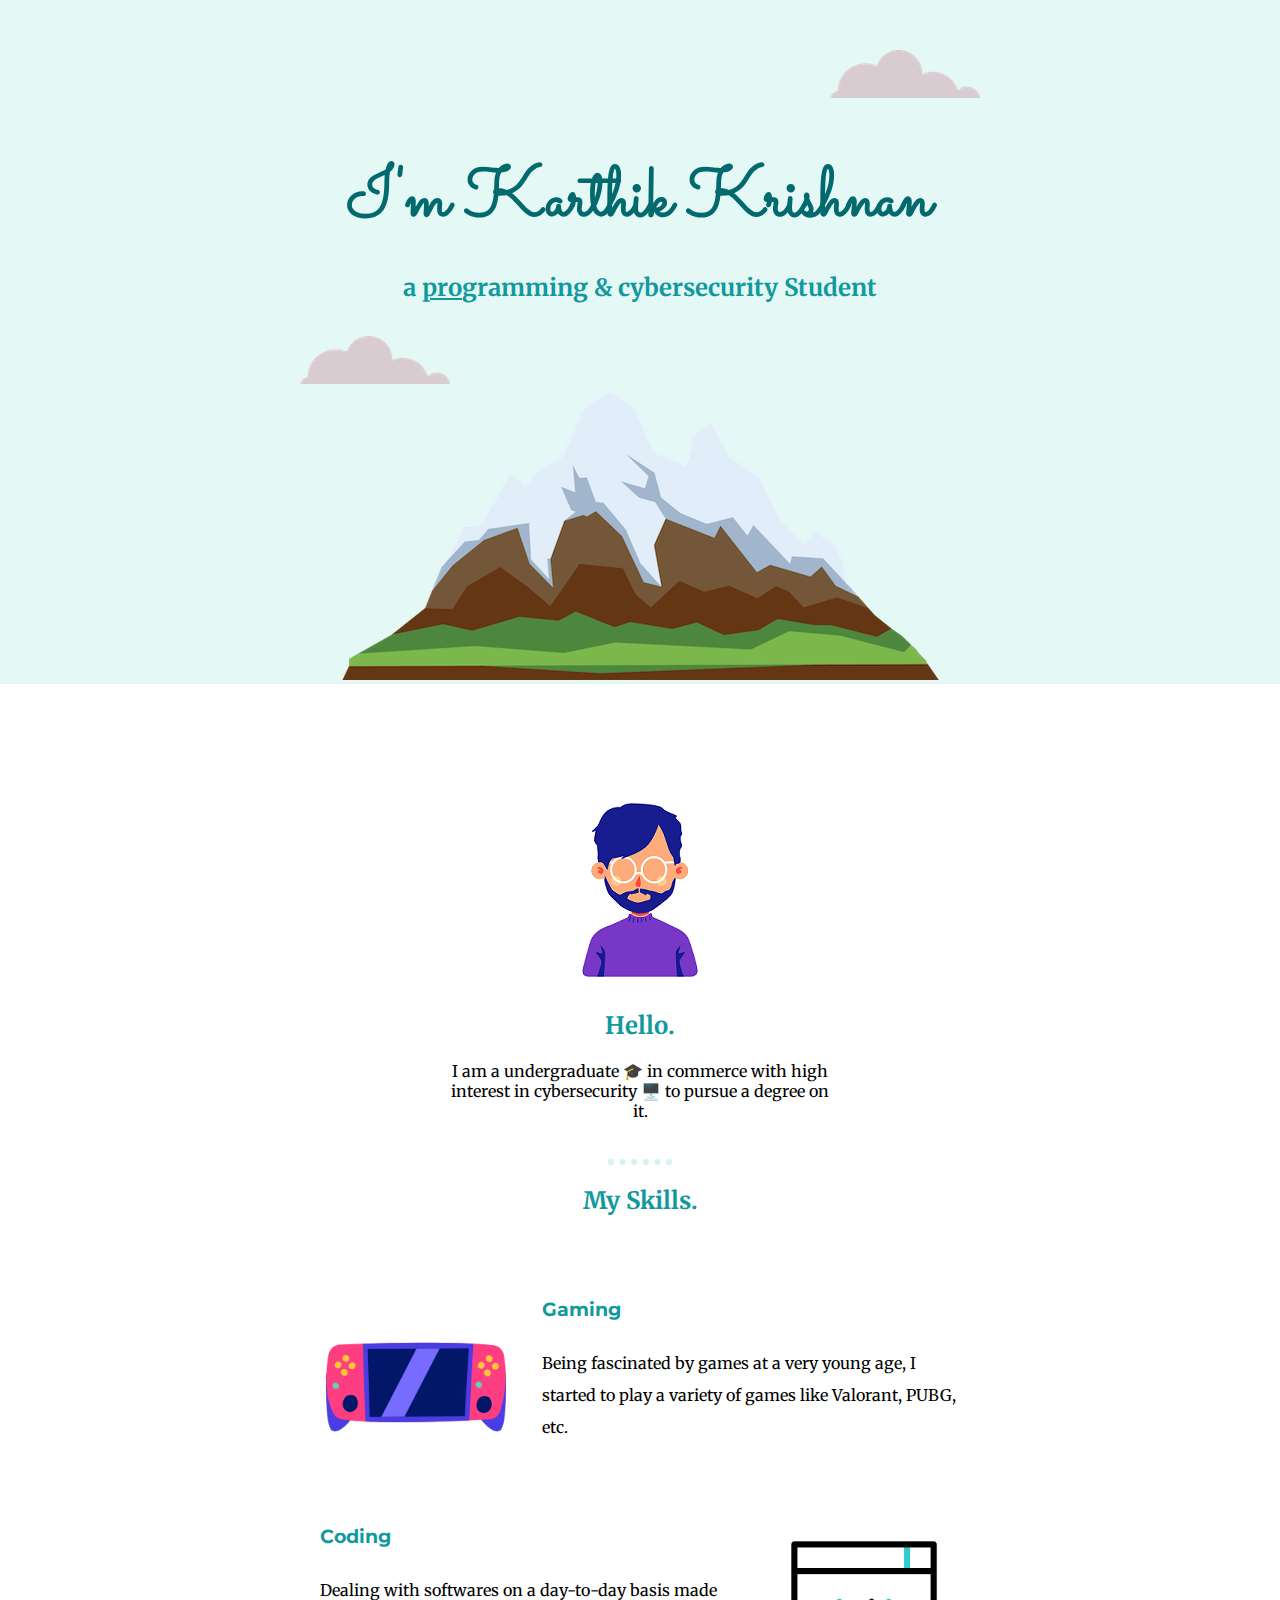
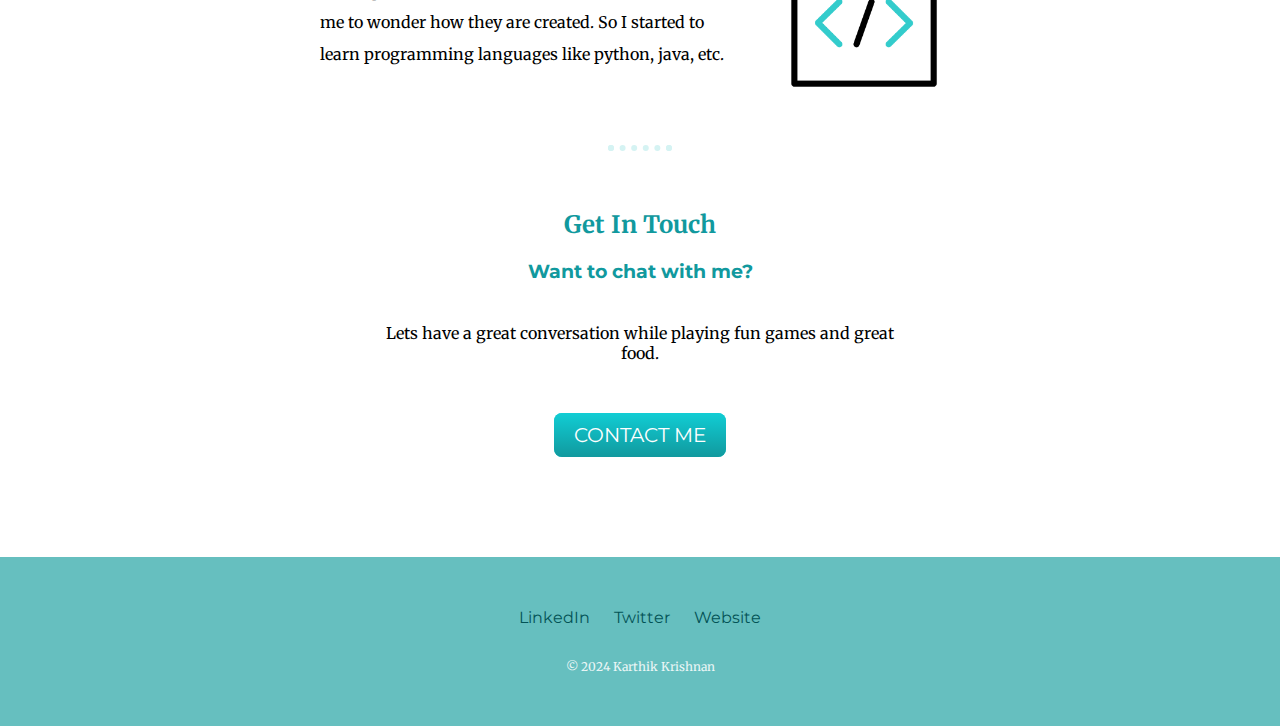
<file: website/index.html>
<!DOCTYPE html>
<html lang="en">
<head>
    <meta charset="UTF-8">
    <title>Karthik Krishnan</title>
    <link rel="stylesheet" href="css/styles.css">
    <link rel="icon" href="favicon.ico">
    <link rel="preconnect" href="https://fonts.googleapis.com">
<link rel="preconnect" href="https://fonts.gstatic.com" crossorigin>
<link href="https://fonts.googleapis.com/css2?family=Merriweather&family=Montserrat&family=Sacramento&display=swap" rel="stylesheet">    
</head>
    <body>
    <div class="TopContainer">
        <img class="top-cloud" src="images/cloud.png" alt="cloud-img">
        <h1>I'm Karthik Krishnan</h1>
        <h2>a <span class="pro">pro</span>gramming & cybersecurity Student</h2>
        <img class="bottom-cloud" src="images/cloud.png" alt="cloud-img">
        <img src="images/mountain.png" alt="mountain-img">
    </div>
    <div class="MiddleContainer">
        <div class="profile">
          <img src="images/man.png" alt="profile-img">
          <h2>Hello.</h2>
          <p class="intro">I am a undergraduate 🎓 in commerce with high interest in cybersecurity 🖥️ to pursue a degree on it.</p>
        </div>
        <hr>
        <div class="skills">
          <h2>My Skills.</h2>
          <div class="skill-row">
            <img class="gaming-img" src="images/gaming.png" alt="code-img">
            <h3>Gaming</h3>
            <p>Being fascinated by games at a very young age, I started to play a variety of games like Valorant, PUBG, etc.</p>
          </div>
          <div class="skill-row">
            <img class="code-img" src="images/coding.gif" alt="chilli-img">
            <h3>Coding</h3>
            <p>Dealing with softwares on a day-to-day basis made me to wonder how they are created. So I started to learn programming languages like python, java, etc.</p>
          </div>
        </div>
        <hr>
        <div class="contact-me">
          <h2>Get In Touch</h2>
          <h3>Want to chat with me?</h3>
          <p class="contact-message">Lets have a great conversation while playing fun games and great food.</p>
          <a class="btn" href="mailto:name@email.com">CONTACT ME</a>
        </div>
      </div>
      <div class="BottomContainer">
        <a class="footer-link" href="https://www.linkedin.com/">LinkedIn</a>
        <a class="footer-link" href="https://twitter.com/">Twitter</a>
        <a class="footer-link" href="https://k1809.github.io/website/index.html">Website</a>
        <p class="copyright">© 2024 Karthik Krishnan</p>
      </div>
      
    </body>
</html>
</file>
<file: website/css/styles.css>
body {
    margin: 0;
    text-align: center;
    font-family: 'Merriweather', serif;
}

h1 {
    color: #026a6e;
    font-family: 'Sacramento', cursive;
    font-size: 4.375rem;
    margin: 50px auto 0 auto;
}

h2 {
    color: #11999e;
}

h3 {
    color: #11999e;
    font-family: 'Montserrat', sans-serif;
}

hr {
    border: dotted #d5f3f3 6px;
    border-bottom: none;
    width: 4%;
}

a {
    color: #035356;
    font-family: 'Montserrat', sans-serif;
    margin: 10px 10px;
    text-decoration: none;
}

a:hover {
    color: #eaf6f6;
}

.TopContainer {
    background-color: #e4f9f5;
    position: relative;
    padding-top: 100px;
}

.MiddleContainer {
    margin: 80px 0px;
}

.BottomContainer {
    background-color: #66bfbf;
    padding: 50px 0 20px;
}

.profile {
    padding: 30px 0;
}

.contact-me {
    padding: 30px 0;
}

.pro {
    text-decoration: underline;
}

.intro {
    width: 30%;
    margin: auto;
}

.top-cloud {
    position: absolute;
    right: 300px;
    top: 50px;
}

.bottom-cloud {
    position: absolute;
    left: 300px;
    bottom: 300px;
}

.code-img {
    width: 30%;
    float: right;
    margin-left: 30px;
}

.gaming-img {
    width: 30%;
    float: left;
    margin-right: 30px;
}

.skill-row {
    line-height: 2;
    margin: 75px auto;
    text-align: left;
    width: 50%;
}

.contact-message {
    width: 40%;
    margin: 40px auto 60px;
}

.btn {
    background: #11cdd4;
    background-image: -webkit-linear-gradient(top, #11cdd4, #11999e);
    background-image: -moz-linear-gradient(top, #11cdd4, #11999e);
    background-image: -ms-linear-gradient(top, #11cdd4, #11999e);
    background-image: -o-linear-gradient(top, #11cdd4, #11999e);
    background-image: linear-gradient(to bottom, #11cdd4, #11999e);
    -webkit-border-radius: 8;
    -moz-border-radius: 8;
    border-radius: 8px;
    font-family: 'Montserrat', sans-serif;
    color: #ffffff;
    font-size: 20px;
    padding: 10px 20px 10px 20px;
    text-decoration: none;
  }
  
  .btn:hover {
    background: #30e3cb;
    background-image: -webkit-linear-gradient(top, #30e3cb, #2bc4ad);
    background-image: -moz-linear-gradient(top, #30e3cb, #2bc4ad);
    background-image: -ms-linear-gradient(top, #30e3cb, #2bc4ad);
    background-image: -o-linear-gradient(top, #30e3cb, #2bc4ad);
    background-image: linear-gradient(to bottom, #30e3cb, #2bc4ad);
    text-decoration: none;
  }

  .copyright {
    color: #eaf6f6;
    font-size: 0.75rem;
    padding: 20px 0;
  }
</file>
